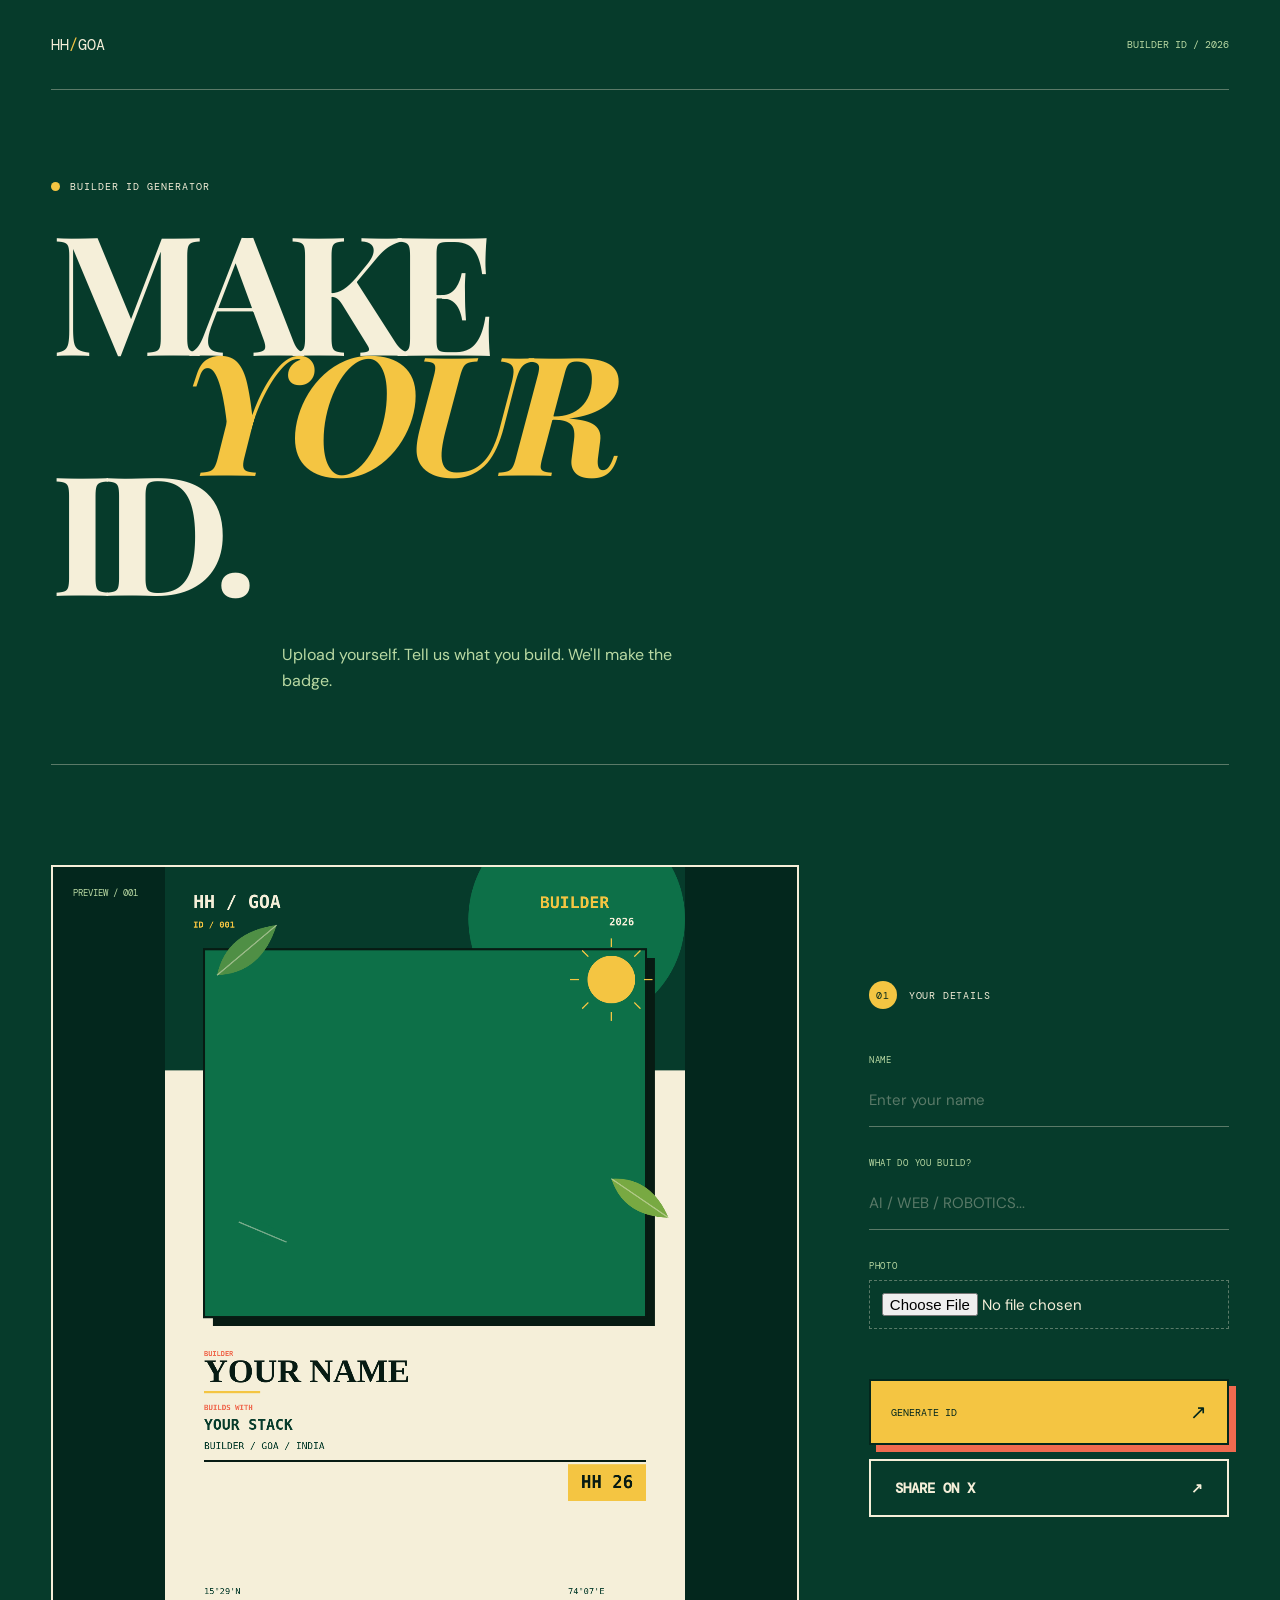
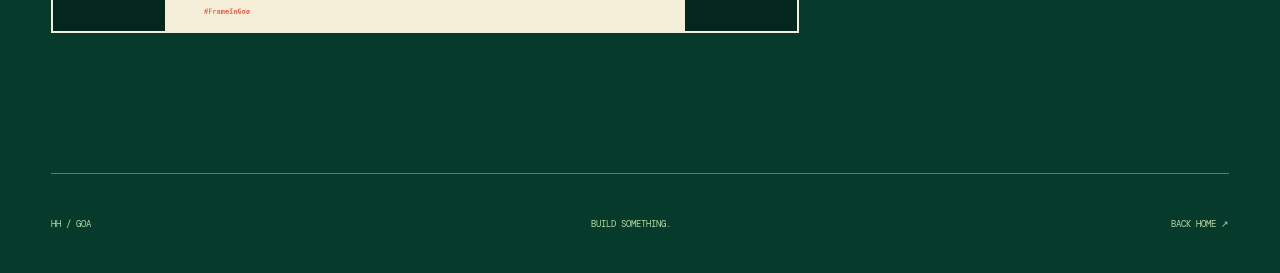
<file: pages/builder.html>
<!DOCTYPE html>
<html lang="en">
<head>
    <meta charset="UTF-8">

    <meta
        name="viewport"
        content="width=device-width, initial-scale=1.0"
    >

    <title>Build Your ID — HH Goa</title>

    <link rel="stylesheet" href="../css/global.css">
    <link rel="stylesheet" href="../css/builder.css">
</head>

<body>

    <!-- =========================
         BUILDER NAV
    ========================== -->

    <header class="builder-nav">

        <a href="../index.html" class="builder-logo">
            HH<span>/</span>GOA
        </a>

        <div class="builder-status">
            BUILDER ID / 2026
        </div>

    </header>


    <!-- =========================
         BUILDER
    ========================== -->

    <main class="builder-page">

        <section class="builder-intro">

            <div class="builder-kicker">
                <span></span>
                BUILDER ID GENERATOR
            </div>

            <h1>
                MAKE
                <em>YOUR</em>
                ID.
            </h1>

            <p>
                Upload yourself.
                Tell us what you build.
                We'll make the badge.
            </p>

        </section>


        <!-- =========================
             BUILDER WORKSPACE
        ========================== -->

        <section class="builder-workspace">

    <!-- =========================
         ID CARD PREVIEW
    ========================== -->

    <div class="id-preview">

        <div class="preview-label">
            PREVIEW / 001
        </div>

        <canvas
            id="builderPreviewCanvas"
            width="1200"
            height="1765"
        ></canvas>

    </div>


    <!-- =========================
         CONTROLS
    ========================== -->

    <div class="builder-controls">

        <div class="control-heading">
            <span>01</span>
            YOUR DETAILS
        </div>


        <label for="builder-name">
            NAME
        </label>

        <input
            id="builder-name"
            type="text"
            placeholder="Enter your name"
        >


        <label for="builder-stack">
            WHAT DO YOU BUILD?
        </label>

        <input
            id="builder-stack"
            type="text"
            placeholder="AI / WEB / ROBOTICS..."
        >


        <label for="builder-photo">
            PHOTO
        </label>

        <input
            id="builder-photo"
            type="file"
            accept="image/*"
        >


        <button
            type="button"
            class="generate-button"
        >
            GENERATE ID
            <span>↗</span>
        </button>

        <button
    type="button"
    class="share-button"
>
    SHARE ON X
    <span>↗</span>
</button>

    </div>

</section>

    </main>


    <footer class="builder-footer">

        <span>HH / GOA</span>

        <span>BUILD SOMETHING.</span>

        <a href="../index.html">BACK HOME ↗</a>

    </footer>


<script src="../js/canvas.js"></script>
<script src="../js/builder.js"></script>

</body>
</html>
</file>
<file: css/global.css>
@import url('https://fonts.googleapis.com/css2?family=DM+Mono:wght@400;500&family=DM+Sans:wght@400;500;600;700&family=Playfair+Display:ital,wght@0,600;0,700;1,600;1,700&display=swap');

:root {
    --bg: #063b2b;
    --bg-dark: #03271d;
    --bg-light: #0b5a3d;

    --cream: #f5efd9;
    --yellow: #f4c542;
    --coral: #f06a4f;
    --leaf: #78a942;
    --mint: #b9d9a3;

    --text: #f5efd9;
    --muted: #a9c2ae;
    --line: rgba(245, 239, 217, 0.35);

    --font-sans: "DM Sans", sans-serif;
    --font-mono: "DM Mono", monospace;
    --font-display: "Playfair Display", serif;

    --page-padding: clamp(18px, 4vw, 64px);
    --max-width: 1500px;
}

* {
    margin: 0;
    padding: 0;
    box-sizing: border-box;
}

html {
    scroll-behavior: smooth;
}

body {
    min-height: 100vh;

    background: var(--bg);
    color: var(--text);

    font-family: var(--font-sans);

    overflow-x: hidden;

    -webkit-font-smoothing: antialiased;
}

img,
svg {
    display: block;
    max-width: 100%;
}

a {
    color: inherit;
    text-decoration: none;
}

button,
input,
textarea {
    font: inherit;
}

::selection {
    background: var(--yellow);
    color: var(--bg-dark);
}

.site-nav,
main,
.site-footer {
    width: min(
        calc(100% - (var(--page-padding) * 2)),
        var(--max-width)
    );

    margin-inline: auto;
}

::-webkit-scrollbar {
    width: 8px;
}

::-webkit-scrollbar-track {
    background: var(--bg-dark);
}

::-webkit-scrollbar-thumb {
    background: var(--yellow);
}

@media (max-width: 700px) {
    :root {
        --page-padding: 18px;
    }
}
</file>
<file: css/builder.css>
/* =========================================
   BUILDER NAV
========================================= */

.builder-nav {
    width: min(
        calc(100% - (var(--page-padding) * 2)),
        var(--max-width)
    );

    margin: auto;

    min-height: 90px;

    display: flex;
    align-items: center;
    justify-content: space-between;

    border-bottom: 1px solid var(--line);
}

.builder-logo {
    font-family: var(--font-mono);
    font-size: 15px;
}

.builder-logo span {
    color: var(--yellow);
}

.builder-status {
    font-family: var(--font-mono);
    font-size: 10px;
    color: var(--mint);
}


/* =========================================
   PAGE
========================================= */

.builder-page {
    width: min(
        calc(100% - (var(--page-padding) * 2)),
        var(--max-width)
    );

    margin: auto;
}


/* =========================================
   INTRO
========================================= */

.builder-intro {
    padding: 90px 0 70px;

    border-bottom: 1px solid var(--line);
}

.builder-kicker {
    display: flex;
    align-items: center;
    gap: 10px;

    margin-bottom: 35px;

    font-family: var(--font-mono);
    font-size: 10px;
    letter-spacing: 0.1em;
}

.builder-kicker span {
    width: 9px;
    height: 9px;

    background: var(--yellow);

    border-radius: 50%;
}

.builder-intro h1 {
    max-width: 1000px;

    font-family: var(--font-display);

    font-size: clamp(
        5rem,
        13vw,
        12rem
    );

    line-height: 0.72;

    letter-spacing: -0.08em;
}

.builder-intro h1 em {
    display: block;

    margin-left: 10vw;

    color: var(--yellow);

    font-style: italic;
}

.builder-intro p {
    max-width: 400px;

    margin-top: 55px;
    margin-left: 18vw;

    color: var(--mint);

    font-size: 16px;
    line-height: 1.6;
}


/* =========================================
   WORKSPACE
========================================= */

.builder-workspace {
    display: grid;

    grid-template-columns:
        minmax(0, 1.3fr)
        minmax(320px, 0.7fr);

    gap: 80px;

    padding: 100px 0 140px;
}


/* =========================================
   PREVIEW
========================================= */

.id-preview {
    position: relative;

    min-height: 650px;

    display: flex;
    align-items: center;
    justify-content: center;

    background: var(--bg-dark);

    border: 2px solid var(--cream);

    overflow: hidden;
}

.id-preview::before {
    content: "";

    position: absolute;

    width: 450px;
    height: 450px;

    border-radius: 50%;

    background: var(--forest);

    opacity: 0.65;
}

.preview-label {
    position: absolute;

    top: 20px;
    left: 20px;

    font-family: var(--font-mono);
    font-size: 9px;

    color: var(--mint);

    z-index: 5;
}




/* =========================================
   CONTROLS
========================================= */

.builder-controls {
    align-self: center;

    display: flex;
    flex-direction: column;
}

.control-heading {
    display: flex;
    align-items: center;
    gap: 12px;

    margin-bottom: 45px;

    font-family: var(--font-mono);

    font-size: 10px;

    letter-spacing: 0.08em;
}

.control-heading span {
    display: grid;
    place-items: center;

    width: 28px;
    height: 28px;

    background: var(--yellow);

    color: var(--bg-dark);

    border-radius: 50%;
}

.builder-controls label {
    margin-bottom: 8px;

    font-family: var(--font-mono);

    font-size: 9px;

    color: var(--mint);

    letter-spacing: 0.08em;
}

.builder-controls input {
    width: 100%;

    margin-bottom: 30px;

    padding: 16px 0;

    background: transparent;

    color: var(--cream);

    border: none;
    border-bottom: 1px solid var(--line);

    outline: none;

    font-size: 15px;
}

.builder-controls input::placeholder {
    color: rgba(245, 239, 217, 0.35);
}

.builder-controls input:focus {
    border-bottom-color: var(--yellow);
}


/* File input */

.builder-controls input[type="file"] {
    padding: 12px;

    border: 1px dashed var(--line);

    cursor: pointer;
}


/* Generate */

.generate-button {
    display: flex;
    align-items: center;
    justify-content: space-between;

    width: 100%;

    margin-top: 20px;

    padding: 18px 20px;

    background: var(--yellow);

    color: var(--bg-dark);

    border: 2px solid var(--bg-dark);

    box-shadow: 7px 7px 0 var(--coral);

    cursor: pointer;

    font-family: var(--font-mono);

    font-size: 10px;

    transition:
        transform 180ms ease,
        box-shadow 180ms ease;
}

.generate-button:hover {
    transform: translate(4px, 4px);

    box-shadow: 3px 3px 0 var(--coral);
}

.generate-button span {
    font-size: 20px;
}


/* =========================================
   FOOTER
========================================= */

.builder-footer {
    width: min(
        calc(100% - (var(--page-padding) * 2)),
        var(--max-width)
    );

    margin: auto;

    min-height: 100px;

    display: flex;
    align-items: center;
    justify-content: space-between;

    border-top: 1px solid var(--line);

    color: var(--mint);

    font-family: var(--font-mono);

    font-size: 9px;
}


/* =========================================
   MOBILE
========================================= */

@media (max-width: 850px) {

    .builder-intro {
        padding-top: 70px;
    }
}

@media (max-width: 600px) {

    .builder-nav {
        min-height: 70px;
    }


    .builder-intro h1 {
        font-size: 22vw;
    }


    .builder-intro p {
        margin-left: 5vw;
    }


    .builder-workspace {
        grid-template-columns: 1fr;

        gap: 60px;

        padding-top: 70px;
    }


    .id-preview {
        min-height: 0;

        padding: 30px 15px;
    }


    #builderPreviewCanvas {
        width: 100%;
        max-width: 420px;
        height: auto;
    }


    .builder-controls {
        width: 100%;
    }


    .builder-footer {
        flex-wrap: wrap;

        gap: 20px;

        padding: 30px 0;
    }
}



/* =========================================
   LIVE PHOTO PREVIEW
========================================= */

.photo-placeholder {
    width: 100%;
    height: 100%;
    overflow: hidden;
}

.builder-photo {
    width: 100%;
    height: 100%;
    display: block;

    object-fit: cover;
    object-position: center;
}

/* =========================================
   CANVAS-STYLE PREVIEW CARD
========================================= */

.id-preview {
    display: flex;
    flex-direction: column;
    align-items: center;
}

.id-card {
    width: min(420px, 90%);
    aspect-ratio: 1200 / 1765;

    position: relative;

    padding: 24px;

    background: #F5EFD9;
    color: #071B13;

    border: none;

    box-shadow: 14px 14px 0 #F06A4F;

    transform: rotate(-2deg);

    overflow: hidden;
}


/* HEADER */

.id-card-header {
    display: flex;
    justify-content: space-between;

    padding: 4px 0 18px;

    border: none;

    font-family: monospace;
    font-size: 11px;
    font-weight: 600;

    color: #F5EFD9;

    background: #063B2B;

    margin: -24px -24px 0;

    padding-left: 24px;
    padding-right: 24px;
}


/* GREEN HEADER AREA */

.id-card::before {
    content: "";

    position: absolute;

    top: 0;
    left: 0;
    right: 0;

    height: 150px;

    background: #063B2B;

    z-index: 0;
}


/* Keep content above header */

.id-card > * {
    position: relative;
    z-index: 2;
}


/* PHOTO */

.id-card-photo {
    position: relative;

    width: 100%;
    height: 48%;

    margin: 25px 0 25px;

    overflow: hidden;

    background: #0D7048;

    border: none;

    box-shadow: 8px 8px 0 #071B13;
}

.id-card-photo .photo-placeholder {
    width: 100%;
    height: 100%;

    margin: 0;

    display: flex;
    align-items: center;
    justify-content: center;

    background: #0D7048;
}

.builder-photo {
    width: 100%;
    height: 100%;

    display: block;

    object-fit: cover;
    object-position: center;
}


/* PHOTO NUMBER */

.photo-mark {
    position: absolute;

    top: 12px;
    right: 12px;

    padding: 7px 9px;

    background: #F4C542;

    color: #071B13;

    border: none;

    font-family: monospace;
    font-size: 9px;
}


/* DETAILS */

.id-card-details {
    display: block;

    padding: 0;

    margin-top: 8px;
}

.id-card-details span {
    display: block;

    margin-bottom: 6px;

    font-family: monospace;
    font-size: 8px;

    color: #063B2B;
}

.id-card-name strong {
    display: block;

    font-family: Georgia, serif;

    font-size: 34px;

    line-height: 1;

    color: #071B13;
}

.id-card-stack {
    margin-top: 18px;
}

.id-card-stack strong {
    font-family: monospace;

    font-size: 11px;

    color: #063B2B;
}


/* DIVIDER */

.id-card-details::after {
    content: "";

    display: block;

    width: 100%;

    height: 2px;

    margin-top: 20px;

    background: #071B13;
}


/* FOOTER */

.id-card-footer {
    display: flex;

    justify-content: space-between;

    margin-top: auto;

    padding-top: 15px;

    border: none;

    font-family: monospace;

    font-size: 8px;

    color: #063B2B;
}

/* =========================================
   PREVIEW TROPICAL DECORATION
========================================= */

.preview-decoration {
    position: absolute;
    inset: 0;

    pointer-events: none;

    z-index: 1;
}


/* SUN */

.preview-sun {
    position: absolute;

    width: 55px;
    height: 55px;

    top: 75px;
    right: 55px;

    border-radius: 50%;

    background: #F4C542;

    z-index: 10;

    box-shadow:
        0 0 0 8px rgba(244, 197, 66, 0.15),
        0 0 0 16px rgba(244, 197, 66, 0.08);
}

.preview-decoration {
    position: absolute;
    inset: 0;

    pointer-events: none;

    z-index: 10;
}

.id-card-header,
.id-card-photo,
.id-card-details,
.id-card-footer {
    position: relative;
    z-index: 20;
}

/* LEAVES */

.preview-leaf {
    position: absolute;

    width: 90px;
    height: 35px;

    border-radius: 100% 0 100% 0;

    background: #4F8F45;

    opacity: 0.9;
}


/* LEFT */

.leaf-1 {
    left: 15px;
    top: 180px;

    transform: rotate(-35deg);
}


/* RIGHT */

.leaf-2 {
    right: 5px;
    top: 300px;

    transform: rotate(35deg);
}


/* BOTTOM LEFT */

.leaf-3 {
    left: 20px;
    bottom: 180px;

    transform: rotate(25deg);

    background: #0D7048;
}

/* =========================================
   FORCE PREVIEW DECORATION
========================================= */

.id-card {
    position: relative !important;
    overflow: hidden !important;
}

.preview-decoration {
    position: absolute !important;

    top: 0 !important;
    left: 0 !important;
    width: 100% !important;
    height: 100% !important;

    display: block !important;

    pointer-events: none !important;

    z-index: 999 !important;
}


/* SUN */

.preview-sun {
    position: absolute !important;

    display: block !important;

    width: 55px !important;
    height: 55px !important;

    top: 70px !important;
    right: 55px !important;

    border-radius: 50% !important;

    background: #F4C542 !important;

    opacity: 1 !important;

    visibility: visible !important;

    z-index: 9999 !important;

    box-shadow:
        0 0 0 8px rgba(244, 197, 66, 0.2),
        0 0 0 16px rgba(244, 197, 66, 0.1) !important;
}


/* LEAVES */

.preview-leaf {
    position: absolute !important;

    display: block !important;

    width: 90px !important;
    height: 35px !important;

    border-radius: 100% 0 100% 0 !important;

    background: #4F8F45 !important;

    opacity: 1 !important;

    z-index: 9999 !important;
}

.leaf-1 {
    left: 15px !important;
    top: 180px !important;
    transform: rotate(-35deg) !important;
}

.leaf-2 {
    right: 5px !important;
    top: 300px !important;
    transform: rotate(35deg) !important;
}

.leaf-3 {
    left: 20px !important;
    bottom: 180px !important;
    transform: rotate(25deg) !important;
}

/* =========================================
   CANVAS PREVIEW SIZE
========================================= */
.id-preview {
    width: 100%;
    max-width: none;
}
#builderPreviewCanvas {
    width: 100%;
    height: auto;

    display: block;

    max-width: 100%;
}

/* =========================================
   DESKTOP BUILDER LAYOUT
========================================= */

@media (min-width: 851px) {

    .builder-workspace {
        display: grid !important;

        grid-template-columns:
            minmax(0, 1.3fr)
            minmax(320px, 0.7fr) !important;

        gap: 80px !important;

        align-items: start;
    }

    .id-preview {
        width: 100% !important;
        max-width: none !important;
    }

    .builder-controls {
        width: 100%;
        align-self: center;
    }
}

/* =========================================
   FORCE BUILDER DESKTOP LAYOUT
========================================= */

.builder-workspace {
    display: grid !important;

    grid-template-columns: minmax(0, 1fr) 360px !important;

    gap: 70px !important;

    align-items: start !important;
}

.id-preview {
    grid-column: 1 !important;

    width: 100% !important;
    min-width: 0 !important;
    max-width: none !important;
}

.builder-controls {
    grid-column: 2 !important;

    width: 100% !important;
    min-width: 0 !important;
}


/* Canvas must shrink inside the first column */

#builderPreviewCanvas {
    display: block !important;

    width: min(100%, 520px) !important;
    height: auto !important;

    margin: 0 auto !important;
}

/* =========================================
   FORCE TWO-COLUMN BUILDER
========================================= */

.builder-workspace {
    display: grid !important;

    grid-template-columns: 1fr 360px !important;

    gap: 70px !important;

    align-items: start !important;
}

.id-preview {
    grid-column: 1 !important;
    grid-row: 1 !important;

    width: 100% !important;
    max-width: none !important;
    min-width: 0 !important;
}

.builder-controls {
    grid-column: 2 !important;
    grid-row: 1 !important;

    width: 100% !important;
    min-width: 0 !important;
}

/* =========================================
   CANVAS PREVIEW
========================================= */

.id-preview {
    position: relative;

    min-height: 650px;

    display: flex;
    align-items: center;
    justify-content: center;

    background: var(--bg-dark);

    border: 2px solid var(--cream);

    overflow: hidden;
}

.id-preview::before {
    content: "";

    position: absolute;

    width: 450px;
    height: 450px;

    border-radius: 50%;

    background: var(--forest);

    opacity: 0.65;
}

.preview-label {
    position: absolute;

    top: 20px;
    left: 20px;

    font-family: var(--font-mono);
    font-size: 9px;

    color: var(--mint);

    z-index: 5;
}

#builderPreviewCanvas {
    position: relative;
    z-index: 2;

    display: block;

    width: min(100%, 520px);
    height: auto;

    max-width: 100%;
}


/* =========================================
   MOBILE OVERRIDES
========================================= */

@media (max-width: 850px) {

    .builder-nav {
        min-height: 70px;
    }

    .builder-intro {
        padding: 70px 0 55px;
    }

    .builder-intro h1 {
        font-size: clamp(4rem, 18vw, 7rem);
    }

    .builder-intro p {
        margin-top: 35px;
        margin-left: 5vw;
    }

    .builder-workspace {
        grid-template-columns: 1fr !important;
        gap: 50px !important;
        padding: 70px 0 100px !important;
    }

    .id-preview {
        grid-column: auto !important;
        grid-row: auto !important;
        min-height: 0 !important;
        padding: 24px 14px !important;
    }

    .builder-controls {
        grid-column: auto !important;
        width: 100% !important;
    }

    #builderPreviewCanvas {
        width: 100% !important;
        max-width: 520px !important;
        height: auto !important;
    }

    .builder-footer {
        min-height: 0;
        flex-wrap: wrap;
        gap: 18px;
        padding: 30px 0;
    }
}

@media (max-width: 600px) {

    .builder-page {
        width: min(calc(100% - (var(--page-padding) * 2)), var(--max-width));
    }

    .builder-intro h1 {
        font-size: 18vw;
    }

    .builder-intro p {
        margin-left: 0;
        max-width: 320px;
    }

    .builder-kicker,
    .control-heading {
        margin-bottom: 28px;
    }

    .builder-controls input {
        margin-bottom: 24px;
    }

    .generate-button {
        width: 100%;
    }

    #builderPreviewCanvas {
        max-width: 100% !important;
    }
}

.share-button {
    width: 100%;
    margin-top: 14px;
    padding: 18px 24px;

    border: 2px solid var(--cream);
    background: transparent;
    color: var(--cream);

    font-family: var(--font-mono);
    font-weight: 700;
    font-size: 14px;

    cursor: pointer;

    display: flex;
    align-items: center;
    justify-content: space-between;

    transition: 0.2s ease;
}

.share-button:hover {
    background: var(--cream);
    color: var(--bg-dark);
}
</file>
